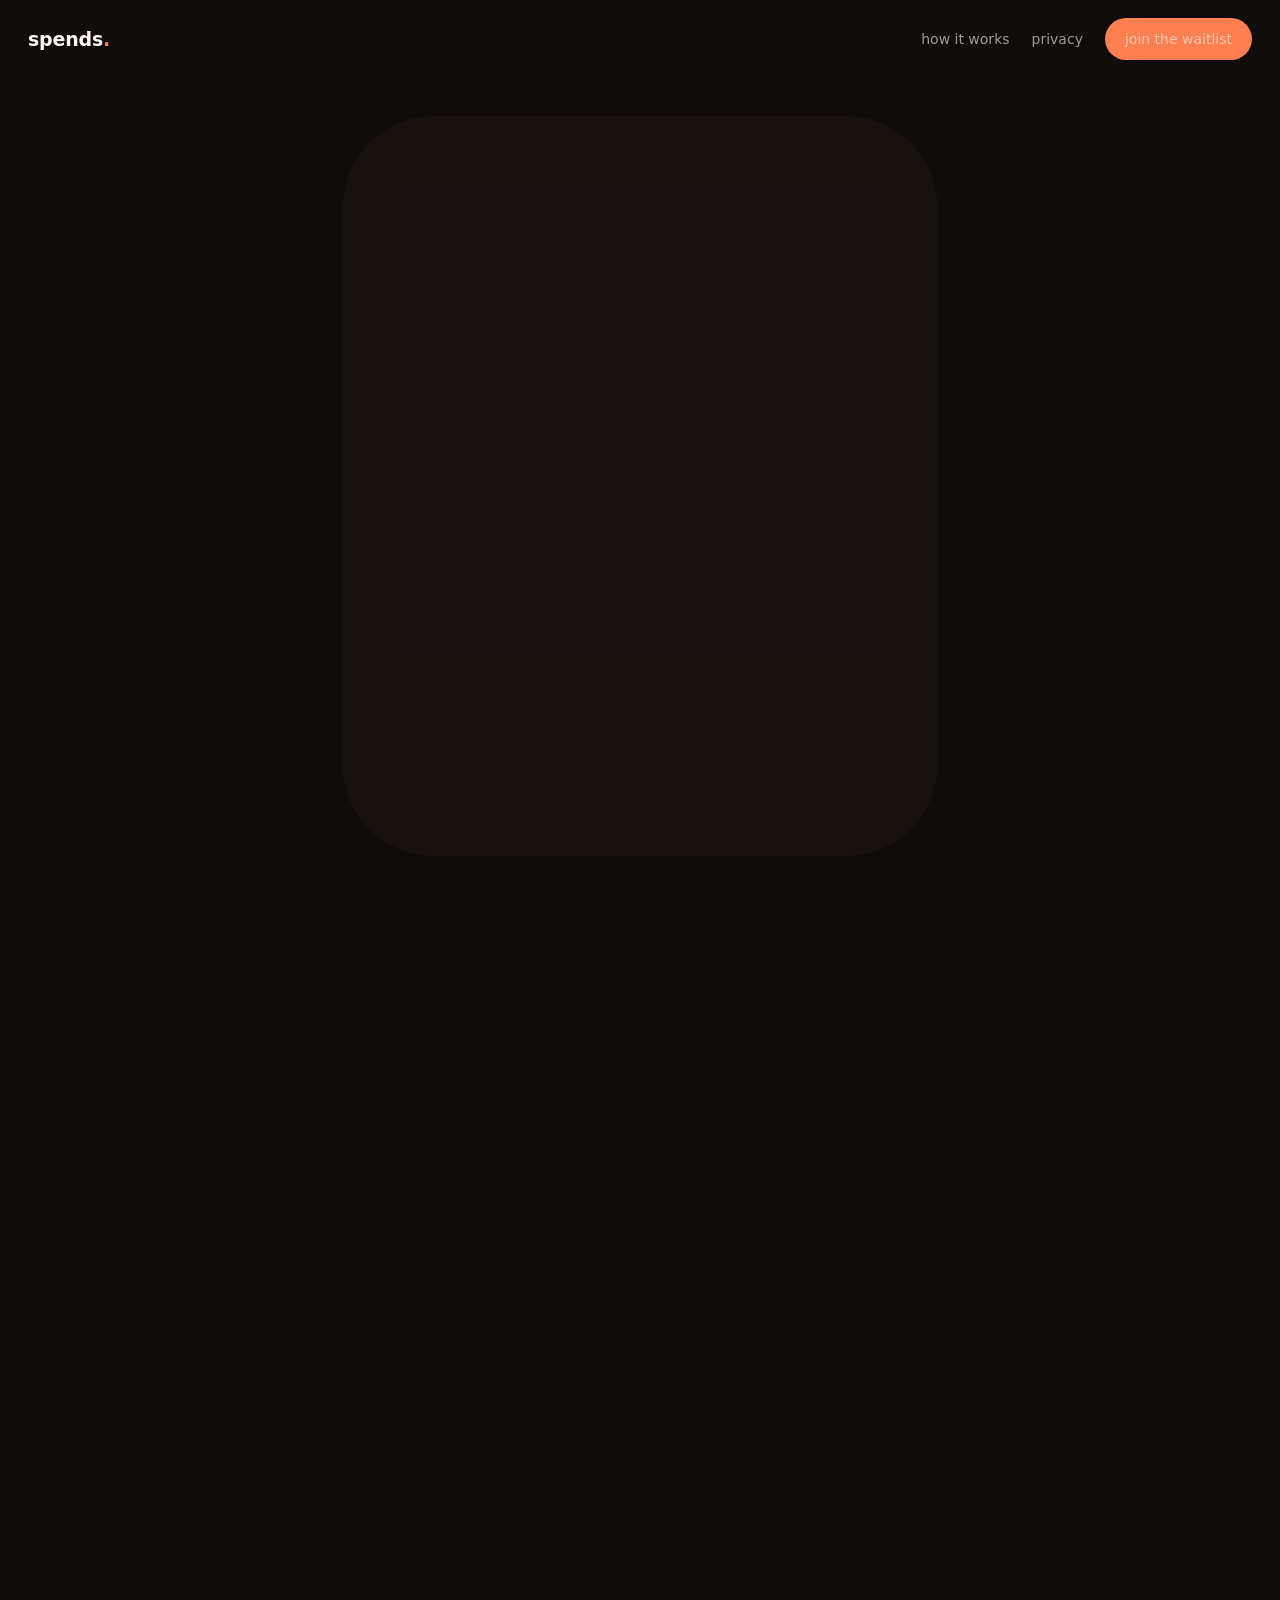
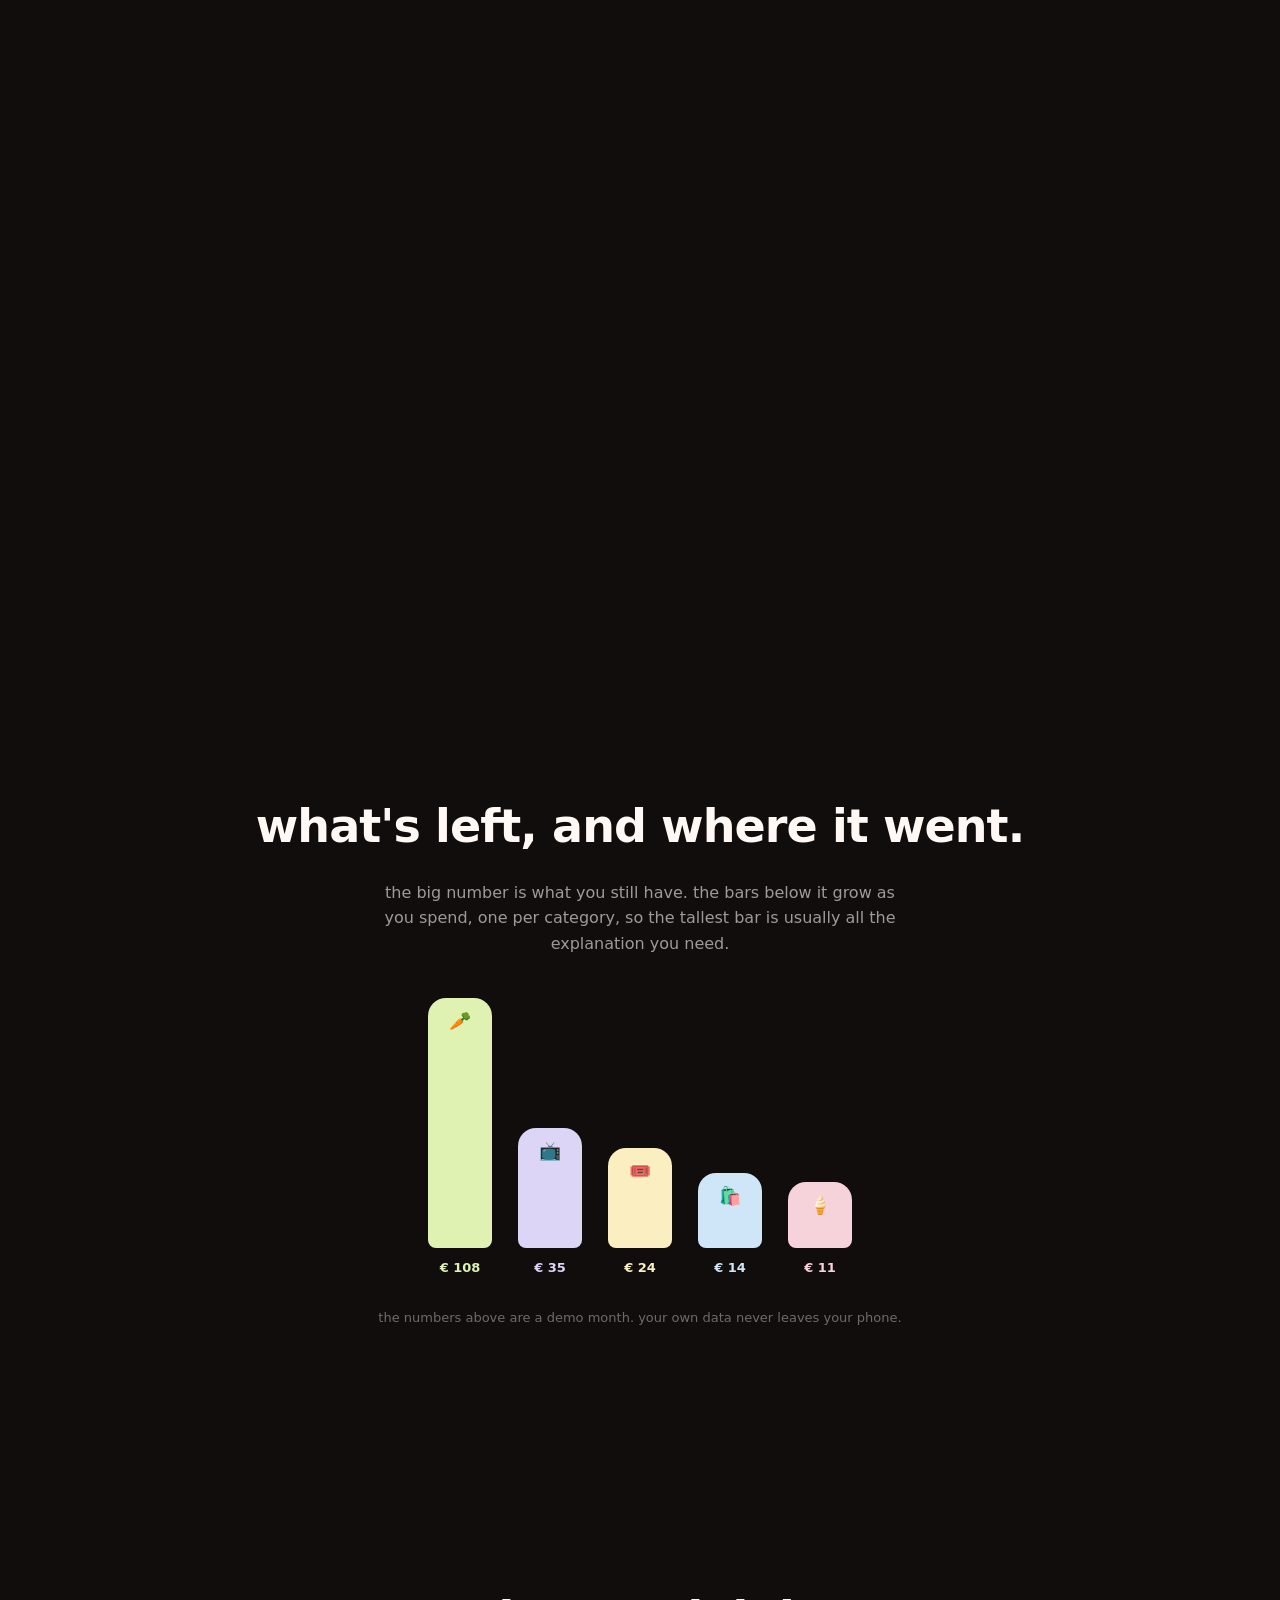
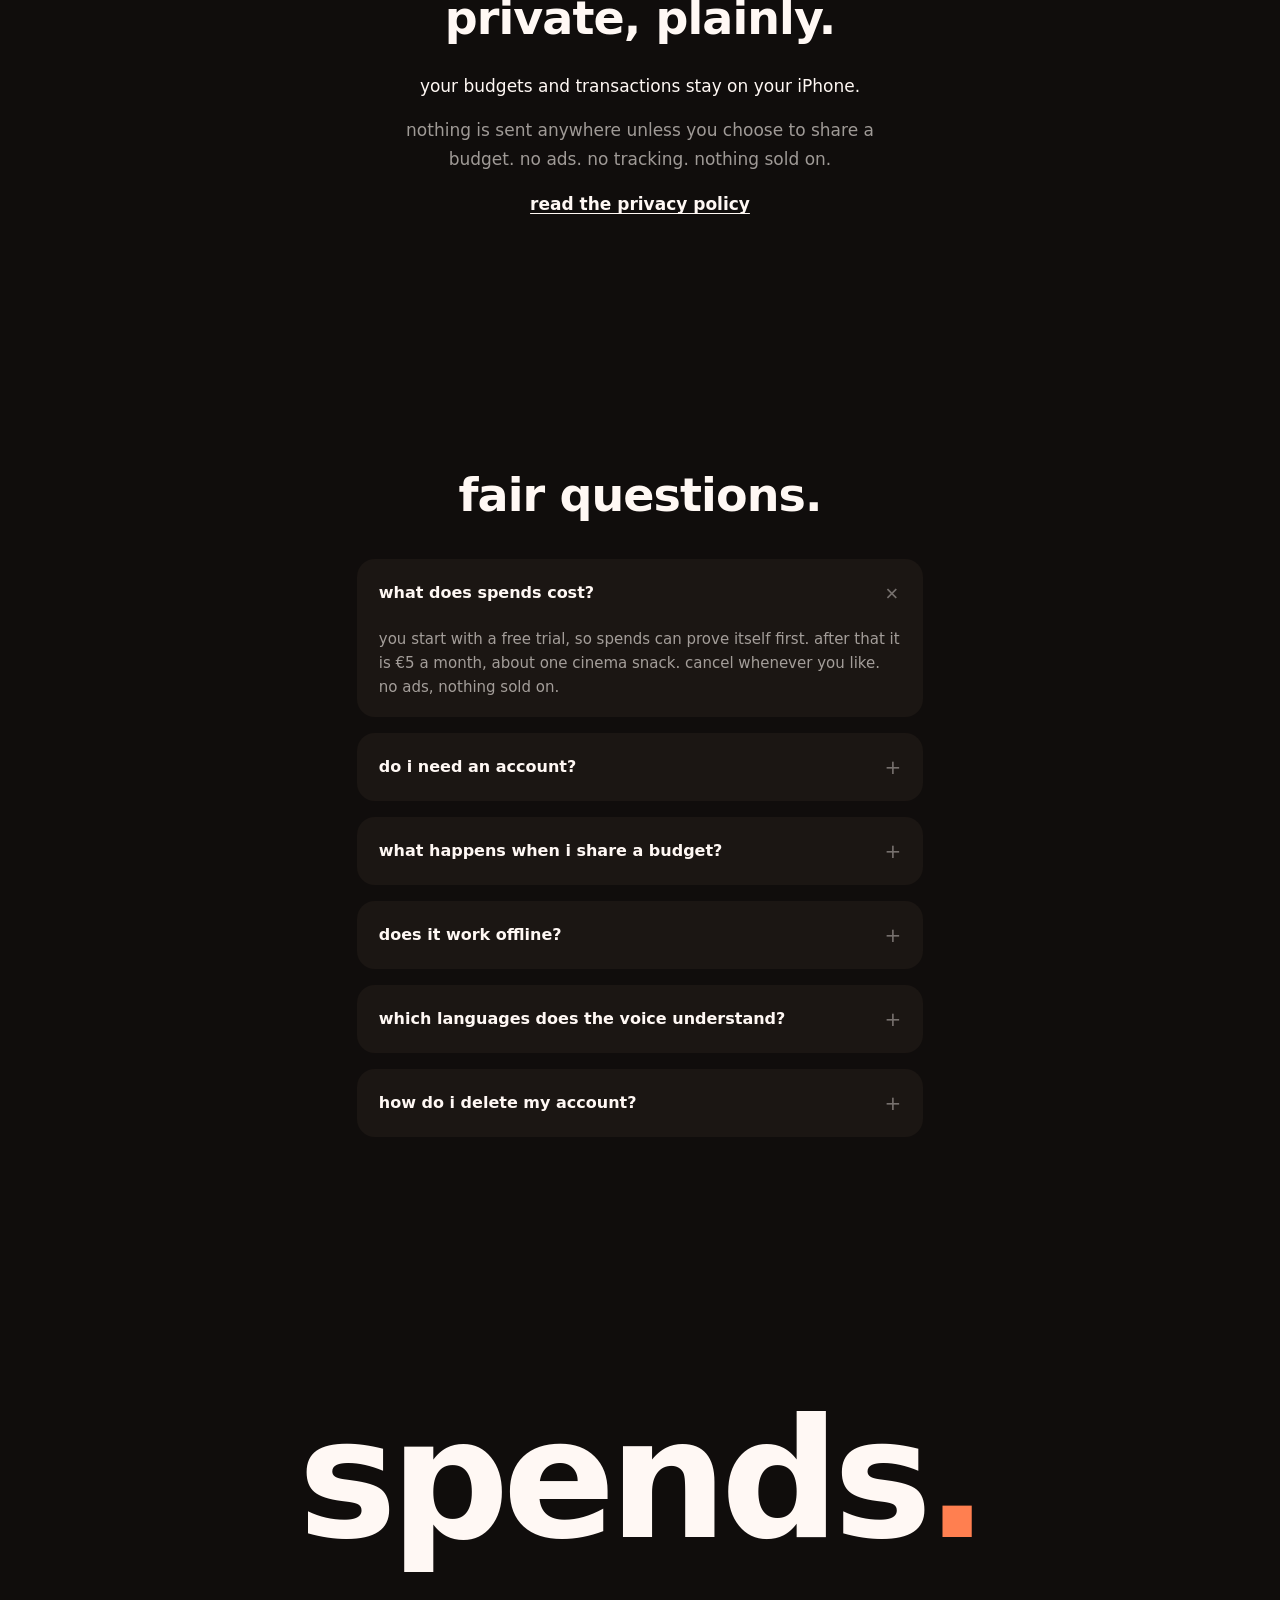
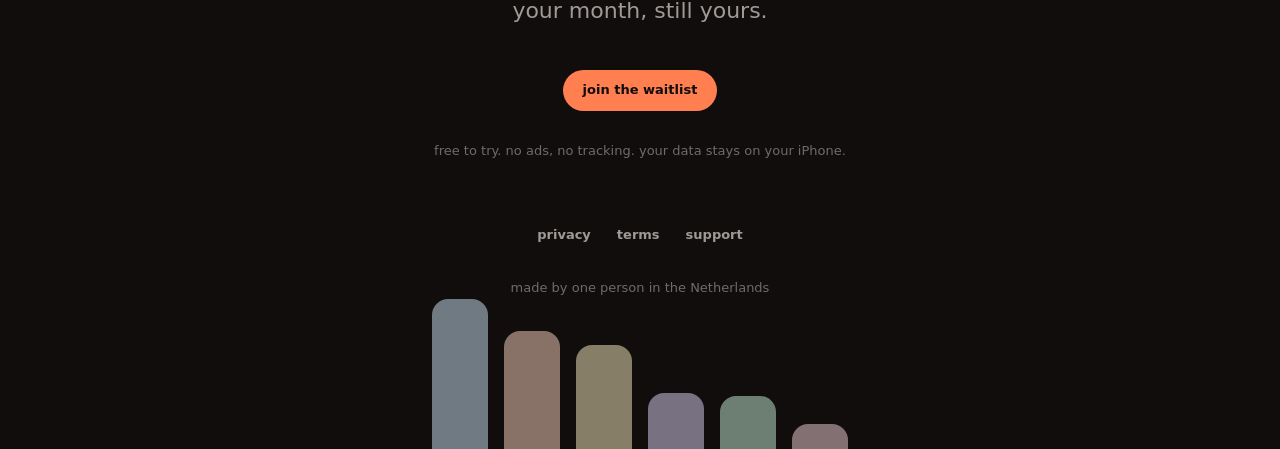
<file: index.html>
<!doctype html>
<html lang="en">
<head>
<meta charset="utf-8">
<meta name="viewport" content="width=device-width,initial-scale=1">
<title>Spends · money clarity, by just talking</title>
<meta name="description" content="Say what you spent. Spends writes it down, files it, and shows what is left this month. Free to try, then €5 a month.">
<link rel="canonical" href="https://spends.nl/">
<meta name="theme-color" content="#100D0C">
<meta property="og:title" content="Spends">
<meta property="og:description" content="Money clarity, by just talking. Say what you spent, Spends files it and shows what is left.">
<meta property="og:url" content="https://spends.nl/">
<meta property="og:image" content="https://spends.nl/img/app-dashboard.jpg">
<meta name="twitter:card" content="summary">
<link rel="icon" href="favicon.svg" type="image/svg+xml">
<link rel="preconnect" href="https://fonts.googleapis.com">
<link rel="preconnect" href="https://fonts.gstatic.com" crossorigin>
<link rel="stylesheet" href="https://fonts.googleapis.com/css2?family=Urbanist:wght@400;500;700;800&display=swap">
<link rel="preload" as="image" href="img/app-dashboard.jpg?v=2" fetchpriority="high">
<link rel="stylesheet" href="main.css?v=32">
</head>
<body>

<header class="top">
  <a class="wordmark" href="/">spends<b>.</b></a>
  <nav>
    <a class="navlink" href="#voice">how it works</a>
    <a class="navlink" href="#privacy">privacy</a>
    <a class="pill" href="mailto:hello@spends.nl?subject=Spends%20waitlist">join the waitlist</a>
  </nav>
</header>

<div class="scenes" id="scenes">
  <div class="stage" aria-hidden="false">
    <h1 class="sr">money clarity, by just talking.</h1>
    <div class="herowords" aria-hidden="true">
      <span class="hwrow r1"><span class="hl">money</span> <span class="hr">clarity,</span></span>
      <span class="hwrow r2"><span class="hl">by just</span> <span class="hr">talking<span class="dot">.</span></span></span>
    </div>
    <div class="pair">
    <div class="blob" aria-hidden="true"></div>
    <div class="phone">
      <span class="sb sb-action"></span><span class="sb sb-volup"></span><span class="sb sb-voldn"></span><span class="sb sb-power"></span>
      <div class="bezel">
        <div class="screens">
          <div class="di" aria-hidden="true"></div>
          <img class="s0 on" src="img/app-dashboard.jpg?v=2" width="920" height="2000" fetchpriority="high" decoding="async" alt="The Spends dashboard: what is left this month up top, and a bar per category below, growing as you spend.">
          <img class="s1" src="img/app-voice.jpg?v=2" width="920" height="2000" decoding="async" alt="The voice screen listening while you say a spend out loud.">
        </div>
      </div>
      <div class="mate" aria-hidden="true">
        <span class="name">student house</span>
        <div class="chips"><span>you</span><span>Marijke</span><span>Tom</span></div>
        <span class="pnum num"><b>€</b> 2.304,81</span>
        <span class="pbar" style="background:#C9EFD8;width:104px"></span>
        <span class="pbar" style="background:#DDD5F6;width:76px"></span>
        <span class="mcap">everyone sees the same numbers</span>
      </div>
      <div class="paytoast" aria-hidden="true">
        <div class="ptc back">
          <div class="row">
            <span class="cl" style="background:#CFE6F8"><svg width="18" height="18" viewBox="0 0 24 24" fill="none" stroke="#2E5A82" stroke-width="2" stroke-linecap="round"><path d="M6 9a6 6 0 0 1 0 6"></path><path d="M9.5 6.5a10 10 0 0 1 0 11"></path><path d="M13 4a14 14 0 0 1 0 16"></path></svg></span>
            <span class="who">ZARA<br><small>paid with your phone</small></span>
            <span class="amt num">−€ 14,00</span>
          </div>
          <div class="chip" style="background:#CFE6F8;color:#2E5A82">🛍️ Shopping</div>
        </div>
        <div class="ptc mid">
          <div class="row">
            <span class="cl" style="background:#FBEFC2"><svg width="18" height="18" viewBox="0 0 24 24" fill="none" stroke="#7A6324" stroke-width="2" stroke-linecap="round"><path d="M6 9a6 6 0 0 1 0 6"></path><path d="M9.5 6.5a10 10 0 0 1 0 11"></path><path d="M13 4a14 14 0 0 1 0 16"></path></svg></span>
            <span class="who">Cinema<br><small>paid with your phone</small></span>
            <span class="amt num">−€ 24,95</span>
          </div>
          <div class="chip" style="background:#FBEFC2;color:#7A6324">🎟️ Fun</div>
        </div>
        <div class="ptc front">
          <div class="row">
            <span class="cl"><svg width="18" height="18" viewBox="0 0 24 24" fill="none" stroke="#2E5A82" stroke-width="2" stroke-linecap="round"><path d="M6 9a6 6 0 0 1 0 6"></path><path d="M9.5 6.5a10 10 0 0 1 0 11"></path><path d="M13 4a14 14 0 0 1 0 16"></path></svg></span>
            <span class="who">Albert Heijn<br><small>paid with your phone</small></span>
            <span class="amt num">−€ 82,00</span>
          </div>
          <div class="chip">🥕 Groceries</div>
        </div>
      </div>
    </div>
    </div>

    <a class="heropill" href="mailto:hello@spends.nl?subject=Spends%20waitlist">join the waitlist<span class="plus" aria-hidden="true">+</span></a>
  </div>

  <section class="panel hero" data-scene="0" id="home">
    <div class="tag">
      <p>say what you spent. spends files it and shows what is left.</p>
    </div>
    <div class="coming">
      <div class="lines">
        <span class="l1">coming to the App Store</span>
        <span class="l2">join the waitlist today</span>
      </div>
      <a class="pill" href="mailto:hello@spends.nl?subject=Spends%20waitlist">join waitlist</a>
    </div>
  </section>

  <section class="panel" data-scene="1" id="voice" style="--dot:#C9EFD8">
    <div class="col">
      <span class="kicker">voice</span>
      <h2>just say it out loud.</h2>
      <p class="sub">the way you would tell a friend. "i just had a big mac at mcdonald’s for nine fifty."</p>
      <ul class="bullets">
        <li>hold the mic and say it plainly</li>
        <li>amount, place and category, heard in one go</li>
        <li>recognition normally happens on your device</li>
      </ul>
      <div class="mobshot"><img src="img/app-voice.jpg?v=2" alt="" loading="lazy"></div>
    </div>
  </section>

  <section class="panel" data-scene="2" id="applepay" style="--dot:#CFE6F8">
    <div class="col">
      <span class="kicker">paying with your phone</span>
      <h2>you tap. it's already written down.</h2>
      <p class="sub">spends notices a payment happened and files it under the right category. it reads the payment. it never touches the money.</p>
      <ul class="bullets">
        <li>no typing, no receipts, no end-of-day catch-up</li>
        <li>filed by itself, ready to correct if it guessed wrong</li>
        <li>set up once with a shortcut, in about two minutes</li>
      </ul>
      <div class="inlinecard paycard">
        <span class="cardcap">paid with your phone, filed by itself</span>
        <div class="prow">
          <span class="cl"><svg width="16" height="16" viewBox="0 0 24 24" fill="none" stroke="#2E5A82" stroke-width="2" stroke-linecap="round"><path d="M6 9a6 6 0 0 1 0 6"></path><path d="M9.5 6.5a10 10 0 0 1 0 11"></path><path d="M13 4a14 14 0 0 1 0 16"></path></svg></span>
          <span class="pwho">Albert Heijn<span class="chip">🥕 Groceries</span></span>
          <span class="amt num">−€ 82,00</span>
        </div>
        <div class="prow">
          <span class="cl" style="background:#FBEFC2"><svg width="16" height="16" viewBox="0 0 24 24" fill="none" stroke="#7A6324" stroke-width="2" stroke-linecap="round"><path d="M6 9a6 6 0 0 1 0 6"></path><path d="M9.5 6.5a10 10 0 0 1 0 11"></path><path d="M13 4a14 14 0 0 1 0 16"></path></svg></span>
          <span class="pwho">Cinema<span class="chip" style="background:#FBEFC2;color:#7A6324">🎟️ Fun</span></span>
          <span class="amt num">−€ 24,95</span>
        </div>
        <div class="prow">
          <span class="cl"><svg width="16" height="16" viewBox="0 0 24 24" fill="none" stroke="#2E5A82" stroke-width="2" stroke-linecap="round"><path d="M6 9a6 6 0 0 1 0 6"></path><path d="M9.5 6.5a10 10 0 0 1 0 11"></path><path d="M13 4a14 14 0 0 1 0 16"></path></svg></span>
          <span class="pwho">ZARA<span class="chip" style="background:#CFE6F8;color:#2E5A82">🛍️ Shopping</span></span>
          <span class="amt num">−€ 14,00</span>
        </div>
      </div>
    </div>
  </section>

  <section class="panel" data-scene="3" id="sharing" style="--dot:#DDD5F6">
    <div class="col">
      <span class="kicker">sharing</span>
      <h2>one budget, shared.</h2>
      <p class="sub">share a budget with your partner, or with the whole house. everyone sees the same numbers.</p>
      <ul class="bullets">
        <li>one of you logs the groceries, everyone sees it</li>
        <li>for couples, housemates and student houses alike</li>
        <li>no end-of-month reckoning</li>
      </ul>
      <div class="inlinecard sharecard2">
        <span class="name">student house</span>
        <div class="chips"><span>you</span><span>Marijke</span><span>Tom</span></div>
        <span class="pnum num"><b>€</b> 2.304,81</span>
        <span class="pbar" style="background:#C9EFD8;width:104px"></span>
        <span class="pbar" style="background:#DDD5F6;width:76px"></span>
        <span class="mcap">everyone sees the same numbers</span>
      </div>
    </div>
  </section>
</div>

<section class="flat" id="left">
  <h2>what's left, and where it went.</h2>
  <p class="sub">the big number is what you still have. the bars below it grow as you spend, one per category, so the tallest bar is usually all the explanation you need.</p>
  <div class="bars" role="img" aria-label="Five bars showing where this month's money went: groceries 108 euro, subscriptions 35, fun 24, shopping 14, sweets 11.">
    <div class="bar"><div class="fill" style="background:#DFF2B2;height:250px"><span>🥕</span></div><span class="amt num" style="color:#DFF2B2">€ 108</span></div>
    <div class="bar"><div class="fill" style="background:#DDD5F6;height:120px"><span>📺</span></div><span class="amt num" style="color:#DDD5F6">€ 35</span></div>
    <div class="bar"><div class="fill" style="background:#FBEFC2;height:100px"><span>🎟️</span></div><span class="amt num" style="color:#FBEFC2">€ 24</span></div>
    <div class="bar"><div class="fill" style="background:#CFE6F8;height:75px"><span>🛍️</span></div><span class="amt num" style="color:#CFE6F8">€ 14</span></div>
    <div class="bar"><div class="fill" style="background:#F6D2DA;height:66px"><span>🍦</span></div><span class="amt num" style="color:#F6D2DA">€ 11</span></div>
  </div>
  <p class="honest">the numbers above are a demo month. your own data never leaves your phone.</p>
</section>

<section class="flat privacy" id="privacy">
  <h2>private, plainly.</h2>
  <p>your budgets and transactions stay on your iPhone.</p>
  <p>nothing is sent anywhere unless you choose to share a budget. no ads. no tracking. nothing sold on.</p>
  <p><a href="privacy.html">read the privacy policy</a></p>
</section>

<section class="flat faq" id="faq">
  <h2>fair questions.</h2>
  <details open>
    <summary>what does spends cost?</summary>
    <div class="a">you start with a free trial, so spends can prove itself first. after that it is €5 a month, about one cinema snack. cancel whenever you like. no ads, nothing sold on.</div>
  </details>
  <details>
    <summary>do i need an account?</summary>
    <div class="a">no. spends works the moment you open it. only sharing a budget creates one, because sync needs somewhere to meet.</div>
  </details>
  <details>
    <summary>what happens when i share a budget?</summary>
    <div class="a">that budget is uploaded so you both see it. everything already in it comes along, not just new spends. the app tells you before it happens.</div>
  </details>
  <details>
    <summary>does it work offline?</summary>
    <div class="a">yes. everything lives on your iPhone. sharing needs a connection to sync, nothing else does.</div>
  </details>
  <details>
    <summary>which languages does the voice understand?</summary>
    <div class="a">english and dutch work best. recognition normally happens on your device.</div>
  </details>
  <details>
    <summary>how do i delete my account?</summary>
    <div class="a">settings, then delete account. it removes your data from the server. your budgets stay on your iPhone.</div>
  </details>
</section>

<footer class="flat outro" id="waitlist">
  <div class="bigword2">spends<span class="dot">.</span></div>
  <p class="tagline">your month, still yours.</p>
  <a class="pill" href="mailto:hello@spends.nl?subject=Spends%20waitlist">join the waitlist</a>
  <p class="honest">free to try. no ads, no tracking. your data stays on your iPhone.</p>
  <nav class="legal">
    <a href="privacy.html">privacy</a>
    <a href="terms.html">terms</a>
    <a href="support.html">support</a>
  </nav>
  <p class="made">made by one person in the Netherlands</p>
  <div class="skyline" aria-hidden="true">
    <div style="background:#CFE6F8;height:150px"></div>
    <div style="background:#FFD7C2;height:118px"></div>
    <div style="background:#FBEFC2;height:104px"></div>
    <div style="background:#DDD5F6;height:56px"></div>
    <div style="background:#C9EFD8;height:53px"></div>
    <div style="background:#F6D2DA;height:25px"></div>
  </div>
</footer>

<script>
(function(){
  var wideQ = matchMedia('(min-width: 900px)');
  var calm = matchMedia('(prefers-reduced-motion: reduce)').matches;
  // The two modes are different layouts, not two states of one. Crossing the width
  // where they swap rebuilds the page rather than leaving half of each behind.
  wideQ.addEventListener('change', function(){ location.reload(); });
  if (!wideQ.matches || calm) return;      // stacked mode: the page is already complete
  var html = document.documentElement;
  html.classList.add('cine');
  html.setAttribute('data-scene', '0');
  // The entrance belongs to an arriving visitor. A reload or a back-navigation part
  // way down the page must not replay it against a scene that is already elsewhere.
  // Armed straight away so the first frame is never the finished hero, then withdrawn
  // one frame later if the browser turns out to have restored a scroll position deep in
  // the page. At that point no animation has visibly progressed.
  html.classList.add('intro');
  requestAnimationFrame(function(){ if (scrollY >= 4) html.classList.remove('intro'); });

  var screens = { 0: '.s0', 1: '.s1', 2: '.s0', 3: '.s0' };
  var imgs = document.querySelectorAll('.phone img');
  function show(n){
    if (n !== 0) html.classList.remove('intro');
    if (html.getAttribute('data-scene') === String(n)) return;
    html.setAttribute('data-scene', String(n));
    imgs.forEach(function(im){ im.classList.remove('on'); });
    var im = document.querySelector('.phone ' + screens[n]);
    if (im) im.classList.add('on');
    setCycle(n === 2);
  }

  // Release the stage once the last panel has passed, so the footer scrolls
  // over a parked stage instead of a fixed one.
  var scenes = document.getElementById('scenes');
  function release(){
    var r = scenes.getBoundingClientRect();
    scenes.classList.toggle('done', r.bottom <= innerHeight);
  }
  addEventListener('scroll', function(){ requestAnimationFrame(release); }, { passive: true });
  addEventListener('resize', function(){ requestAnimationFrame(release); }, { passive: true });
  release();

  // The payment stack cycles while its scene is on stage, so every card gets
  // its turn in front. Cleared the moment the scene changes.
  var cycle = null;
  function setCycle(on){
    if (on && !cycle) {
      cycle = setInterval(function(){
        var f = document.querySelector('.ptc.front'),
            m = document.querySelector('.ptc.mid'),
            b = document.querySelector('.ptc.back');
        if (!f || !m || !b) return;
        f.classList.replace('front', 'back');
        m.classList.replace('mid', 'front');
        b.classList.replace('back', 'mid');
      }, 2600);
    } else if (!on && cycle) { clearInterval(cycle); cycle = null; }
  }

  // The scene belongs to whichever panel is crossing the middle of the screen. The
  // zero-height band at the midline means exactly one panel can ever qualify, so a
  // panel peeking in at the bottom cannot take the stage while you are still reading
  // the one above it.
  var panels = document.querySelectorAll('.panel');
  var io = new IntersectionObserver(function(entries){
    entries.forEach(function(e){
      if (e.isIntersecting) show(parseInt(e.target.getAttribute('data-scene'), 10));
    });
  }, { rootMargin: '-50% 0px -50% 0px', threshold: 0 });
  panels.forEach(function(p){ io.observe(p); });

  // The copy fades up on its own schedule, well before its panel owns the stage.
  var reveal = new IntersectionObserver(function(entries){
    entries.forEach(function(e){
      if (e.isIntersecting) { e.target.classList.add('seen'); reveal.unobserve(e.target); }
    });
  }, { threshold: 0.3 });
  panels.forEach(function(p){ reveal.observe(p); });

  // Preview hooks: ?scene=N freezes one scene without scrolling, ?flat hides the
  // scenes so the lower sections paint at the top. Harmless in production, and the
  // only way to inspect scroll states in an environment that cannot scroll.
  var q = location.search;
  var m = q.match(/scene=(\d)/);
  if (m) {
    var n = parseInt(m[1], 10);
    show(n);
    panels.forEach(function(p){
      if (parseInt(p.getAttribute('data-scene'), 10) === n) {
        p.classList.add('seen'); p.style.position = 'fixed'; p.style.inset = '0'; p.style.zIndex = '5';
      } else { p.style.display = 'none'; }
    });
    document.querySelectorAll('.flat').forEach(function(f){ f.style.display = 'none'; });
  }
  var f = q.match(/flat(?:=([a-z]+))?/);
  if (f) {
    document.getElementById('scenes').style.display = 'none';
    if (f[1]) {
      var hit = false;
      document.querySelectorAll('.flat').forEach(function(sec){
        if (sec.id === f[1]) hit = true;
        if (!hit) sec.style.display = 'none';
      });
    }
  }
})();
</script>
</body>
</html>
</file>
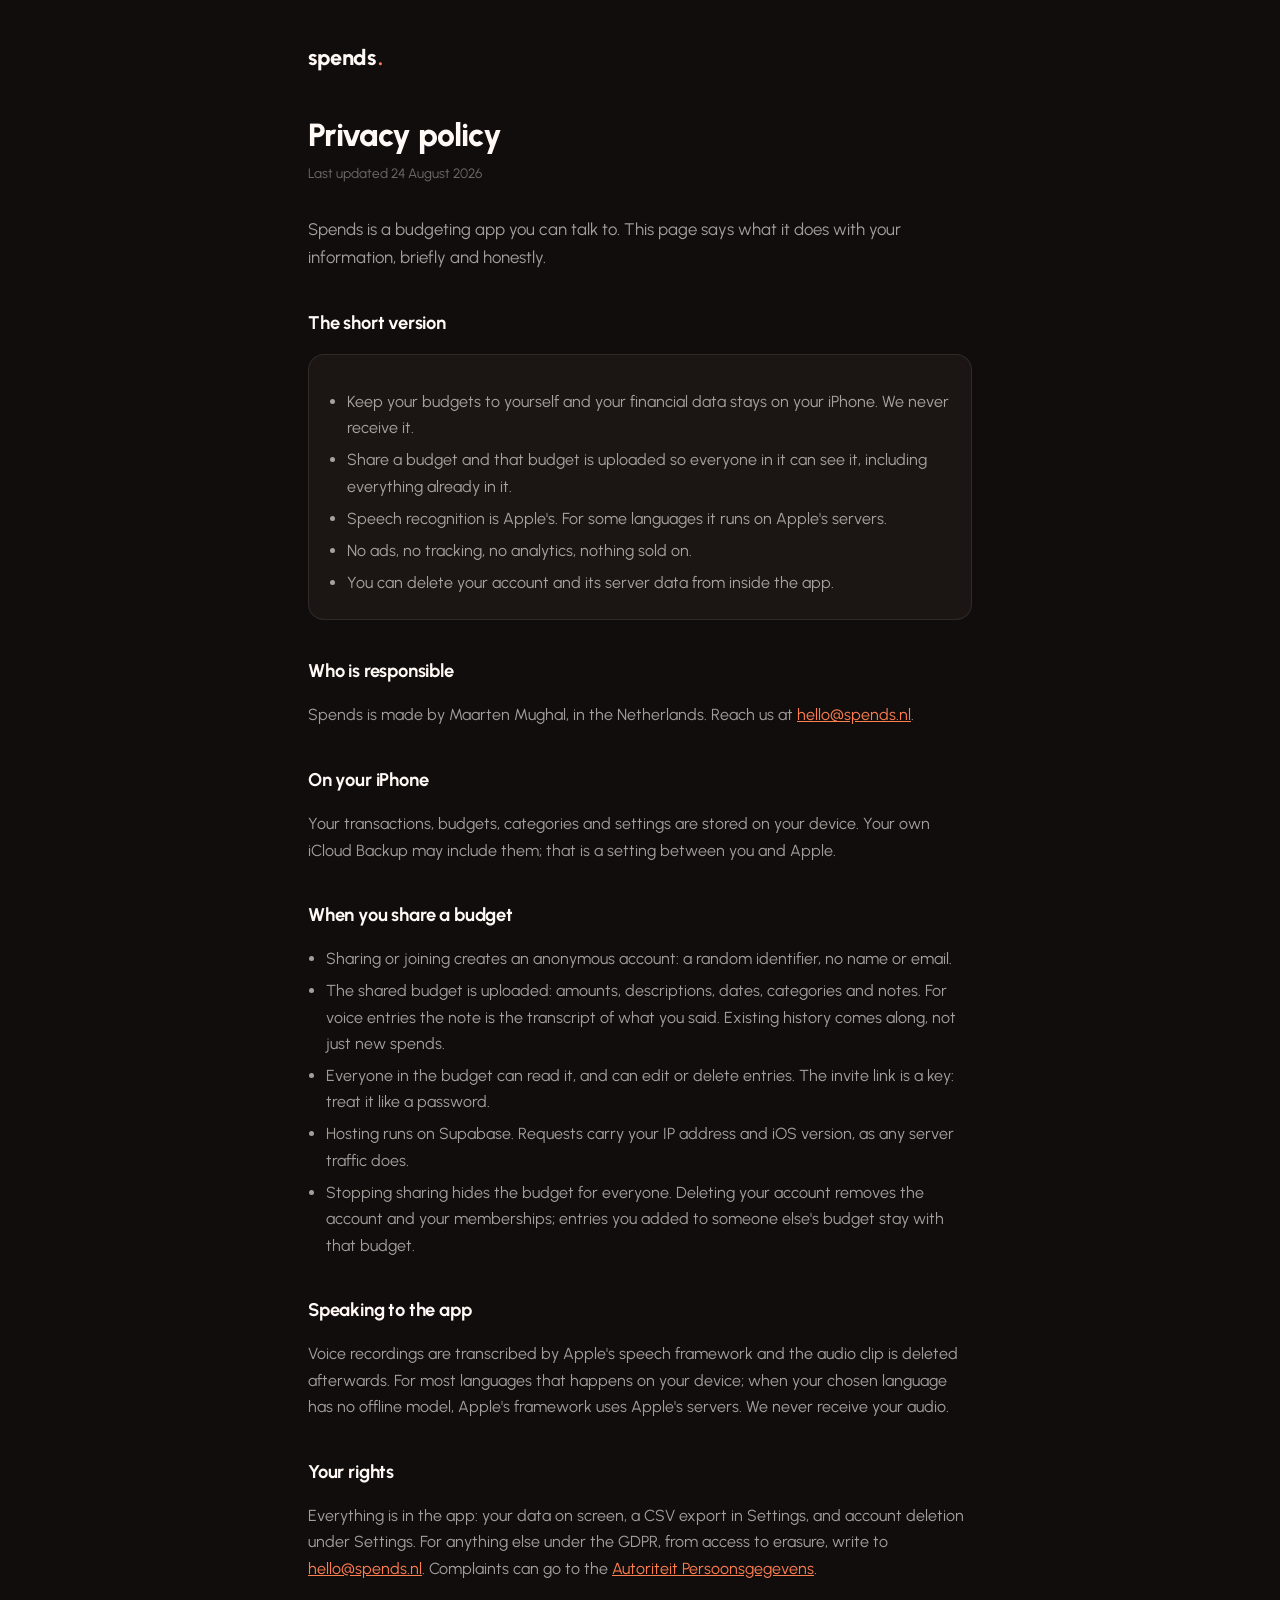
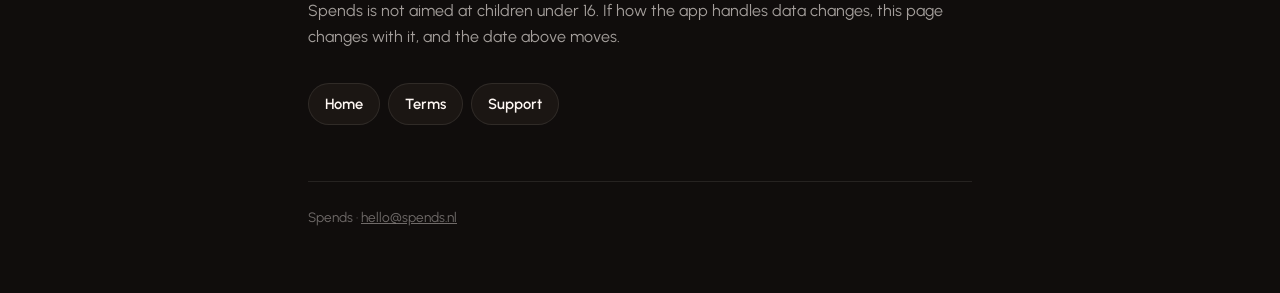
<file: privacy.html>
<!doctype html>
<html lang="en">
<head>
<meta charset="utf-8">
<meta name="viewport" content="width=device-width,initial-scale=1">
<title>Privacy policy · Spends</title>
<link rel="icon" href="favicon.svg" type="image/svg+xml">
<link rel="preconnect" href="https://fonts.googleapis.com">
<link rel="preconnect" href="https://fonts.gstatic.com" crossorigin>
<link rel="stylesheet" href="https://fonts.googleapis.com/css2?family=Urbanist:wght@400;500;700;800&display=swap">
<link rel="stylesheet" href="style.css?v=5">
</head>
<body>
<div class="wrap">
<header class="site"><a href="/"><span class="logo">spends</span><span class="dot">.</span></a></header>

<h1>Privacy policy</h1>
<p class="updated">Last updated 24 August 2026</p>

<p class="lead">Spends is a budgeting app you can talk to. This page says what it does with your
information, briefly and honestly.</p>

<h2>The short version</h2>
<div class="card">
<ul>
<li>Keep your budgets to yourself and your financial data stays on your iPhone. We never receive it.</li>
<li>Share a budget and that budget is uploaded so everyone in it can see it, including everything already in it.</li>
<li>Speech recognition is Apple's. For some languages it runs on Apple's servers.</li>
<li>No ads, no tracking, no analytics, nothing sold on.</li>
<li>You can delete your account and its server data from inside the app.</li>
</ul>
</div>

<h2>Who is responsible</h2>
<p>Spends is made by Maarten Mughal, in the Netherlands. Reach us at
<a href="mailto:hello@spends.nl">hello@spends.nl</a>.</p>

<h2>On your iPhone</h2>
<p>Your transactions, budgets, categories and settings are stored on your device. Your own iCloud Backup
may include them; that is a setting between you and Apple.</p>

<h2>When you share a budget</h2>
<ul>
<li>Sharing or joining creates an anonymous account: a random identifier, no name or email.</li>
<li>The shared budget is uploaded: amounts, descriptions, dates, categories and notes. For voice entries
    the note is the transcript of what you said. Existing history comes along, not just new spends.</li>
<li>Everyone in the budget can read it, and can edit or delete entries. The invite link is a key: treat it
    like a password.</li>
<li>Hosting runs on Supabase. Requests carry your IP address and iOS version, as any
    server traffic does.</li>
<li>Stopping sharing hides the budget for everyone. Deleting your account removes the account and your
    memberships; entries you added to someone else's budget stay with that budget.</li>
</ul>

<h2>Speaking to the app</h2>
<p>Voice recordings are transcribed by Apple's speech framework and the audio clip is deleted afterwards.
For most languages that happens on your device; when your chosen language has no offline model, Apple's
framework uses Apple's servers. We never receive your audio.</p>

<h2>Your rights</h2>
<p>Everything is in the app: your data on screen, a CSV export in Settings, and account deletion under
Settings. For anything else under the GDPR, from access to erasure, write to
<a href="mailto:hello@spends.nl">hello@spends.nl</a>. Complaints can go to the
<a href="https://autoriteitpersoonsgegevens.nl">Autoriteit Persoonsgegevens</a>.</p>

<p>Spends is not aimed at children under 16. If how the app handles data changes, this page changes with
it, and the date above moves.</p>

<div class="nav">
  <a href="/">Home</a><a href="terms.html">Terms</a><a href="support.html">Support</a>
</div>
<footer>Spends · <a href="mailto:hello@spends.nl">hello@spends.nl</a></footer>
</div>
</body>
</html>
</file>
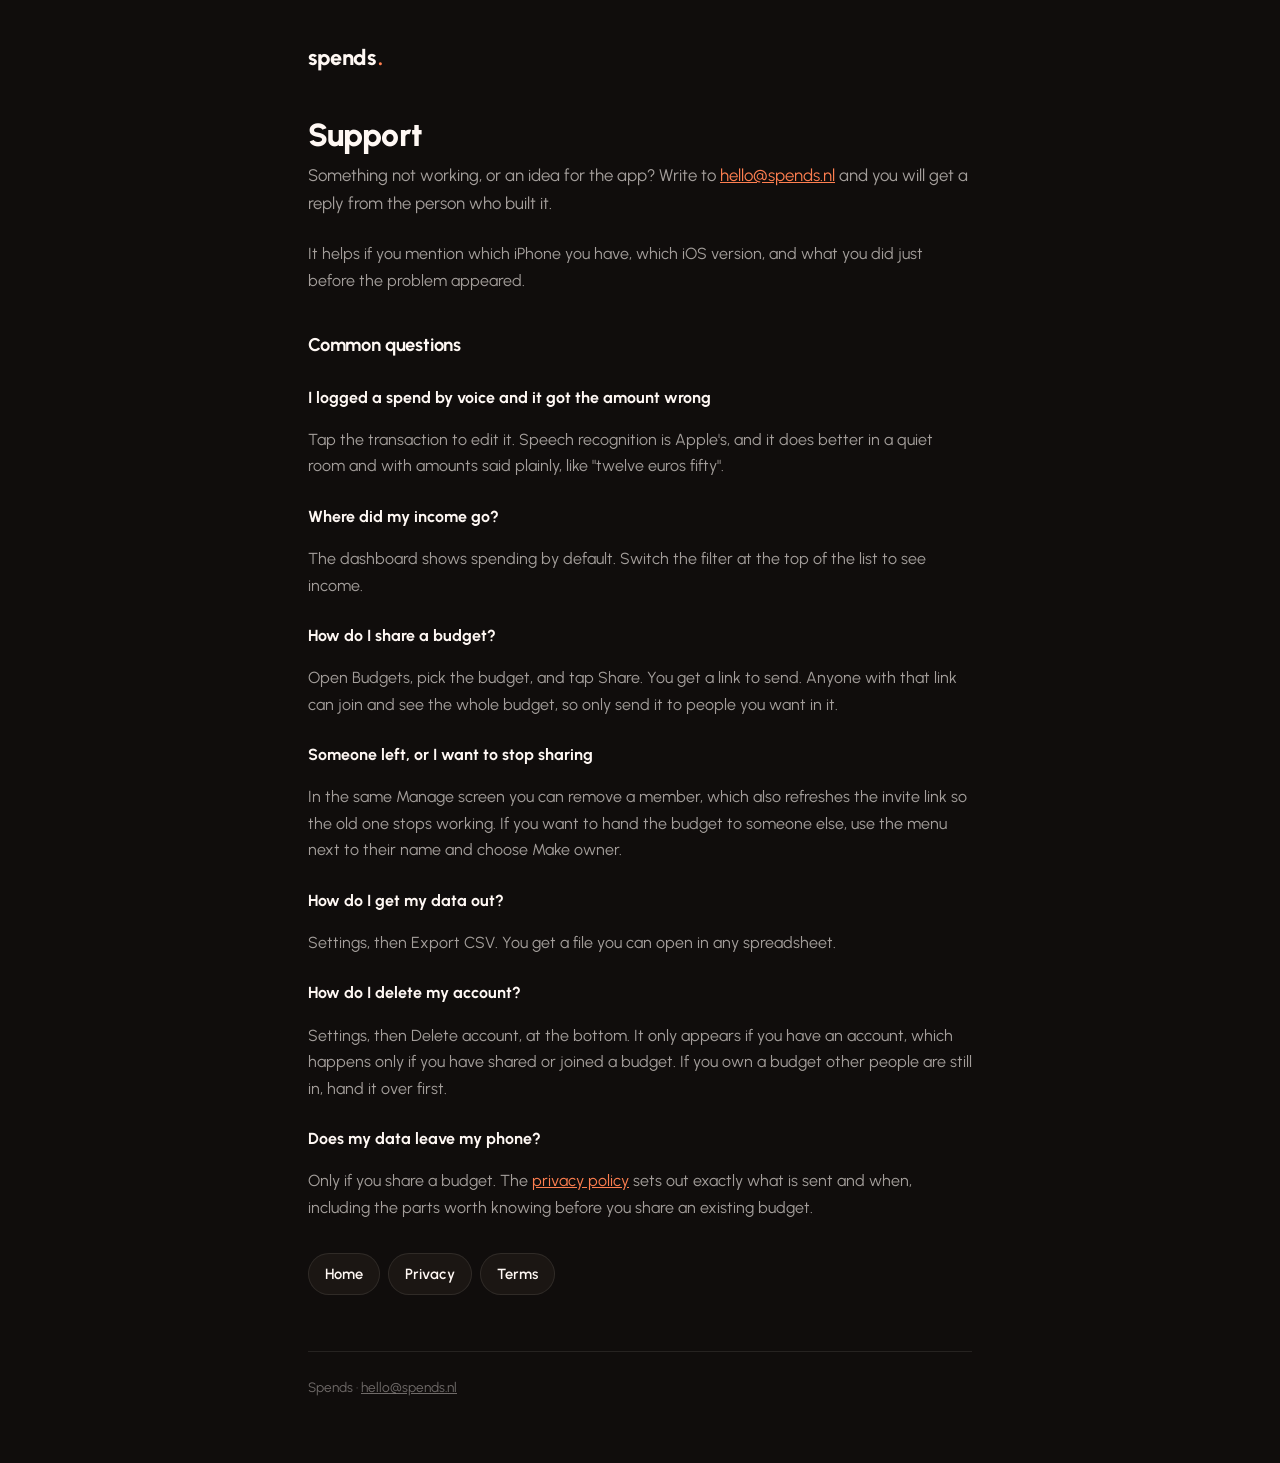
<file: support.html>
<!doctype html>
<html lang="en">
<head>
<meta charset="utf-8">
<meta name="viewport" content="width=device-width,initial-scale=1">
<title>Support · Spends</title>
<link rel="icon" href="favicon.svg" type="image/svg+xml">
<link rel="preconnect" href="https://fonts.googleapis.com">
<link rel="preconnect" href="https://fonts.gstatic.com" crossorigin>
<link rel="stylesheet" href="https://fonts.googleapis.com/css2?family=Urbanist:wght@400;500;700;800&display=swap">
<link rel="stylesheet" href="style.css?v=5">
</head>
<body>
<div class="wrap">
<header class="site"><a href="/"><span class="logo">spends</span><span class="dot">.</span></a></header>

<h1>Support</h1>
<p class="lead">Something not working, or an idea for the app? Write to
<a href="mailto:hello@spends.nl">hello@spends.nl</a> and you will get a reply from the person who built it.</p>

<p>It helps if you mention which iPhone you have, which iOS version, and what you did just before the problem
appeared.</p>

<h2>Common questions</h2>

<h3>I logged a spend by voice and it got the amount wrong</h3>
<p>Tap the transaction to edit it. Speech recognition is Apple's, and it does better in a quiet room and with
amounts said plainly, like "twelve euros fifty".</p>

<h3>Where did my income go?</h3>
<p>The dashboard shows spending by default. Switch the filter at the top of the list to see income.</p>

<h3>How do I share a budget?</h3>
<p>Open Budgets, pick the budget, and tap Share. You get a link to send. Anyone with that link can join and see the
whole budget, so only send it to people you want in it.</p>

<h3>Someone left, or I want to stop sharing</h3>
<p>In the same Manage screen you can remove a member, which also refreshes the invite link so the old one stops
working. If you want to hand the budget to someone else, use the menu next to their name and choose Make owner.</p>

<h3>How do I get my data out?</h3>
<p>Settings, then Export CSV. You get a file you can open in any spreadsheet.</p>

<h3>How do I delete my account?</h3>
<p>Settings, then Delete account, at the bottom. It only appears if you have an account, which happens only if you
have shared or joined a budget. If you own a budget other people are still in, hand it over first.</p>

<h3>Does my data leave my phone?</h3>
<p>Only if you share a budget. The <a href="privacy.html">privacy policy</a> sets out exactly what is sent and
when, including the parts worth knowing before you share an existing budget.</p>

<div class="nav">
  <a href="/">Home</a><a href="privacy.html">Privacy</a><a href="terms.html">Terms</a>
</div>
<footer>Spends · <a href="mailto:hello@spends.nl">hello@spends.nl</a></footer>
</div>
</body>
</html>
</file>
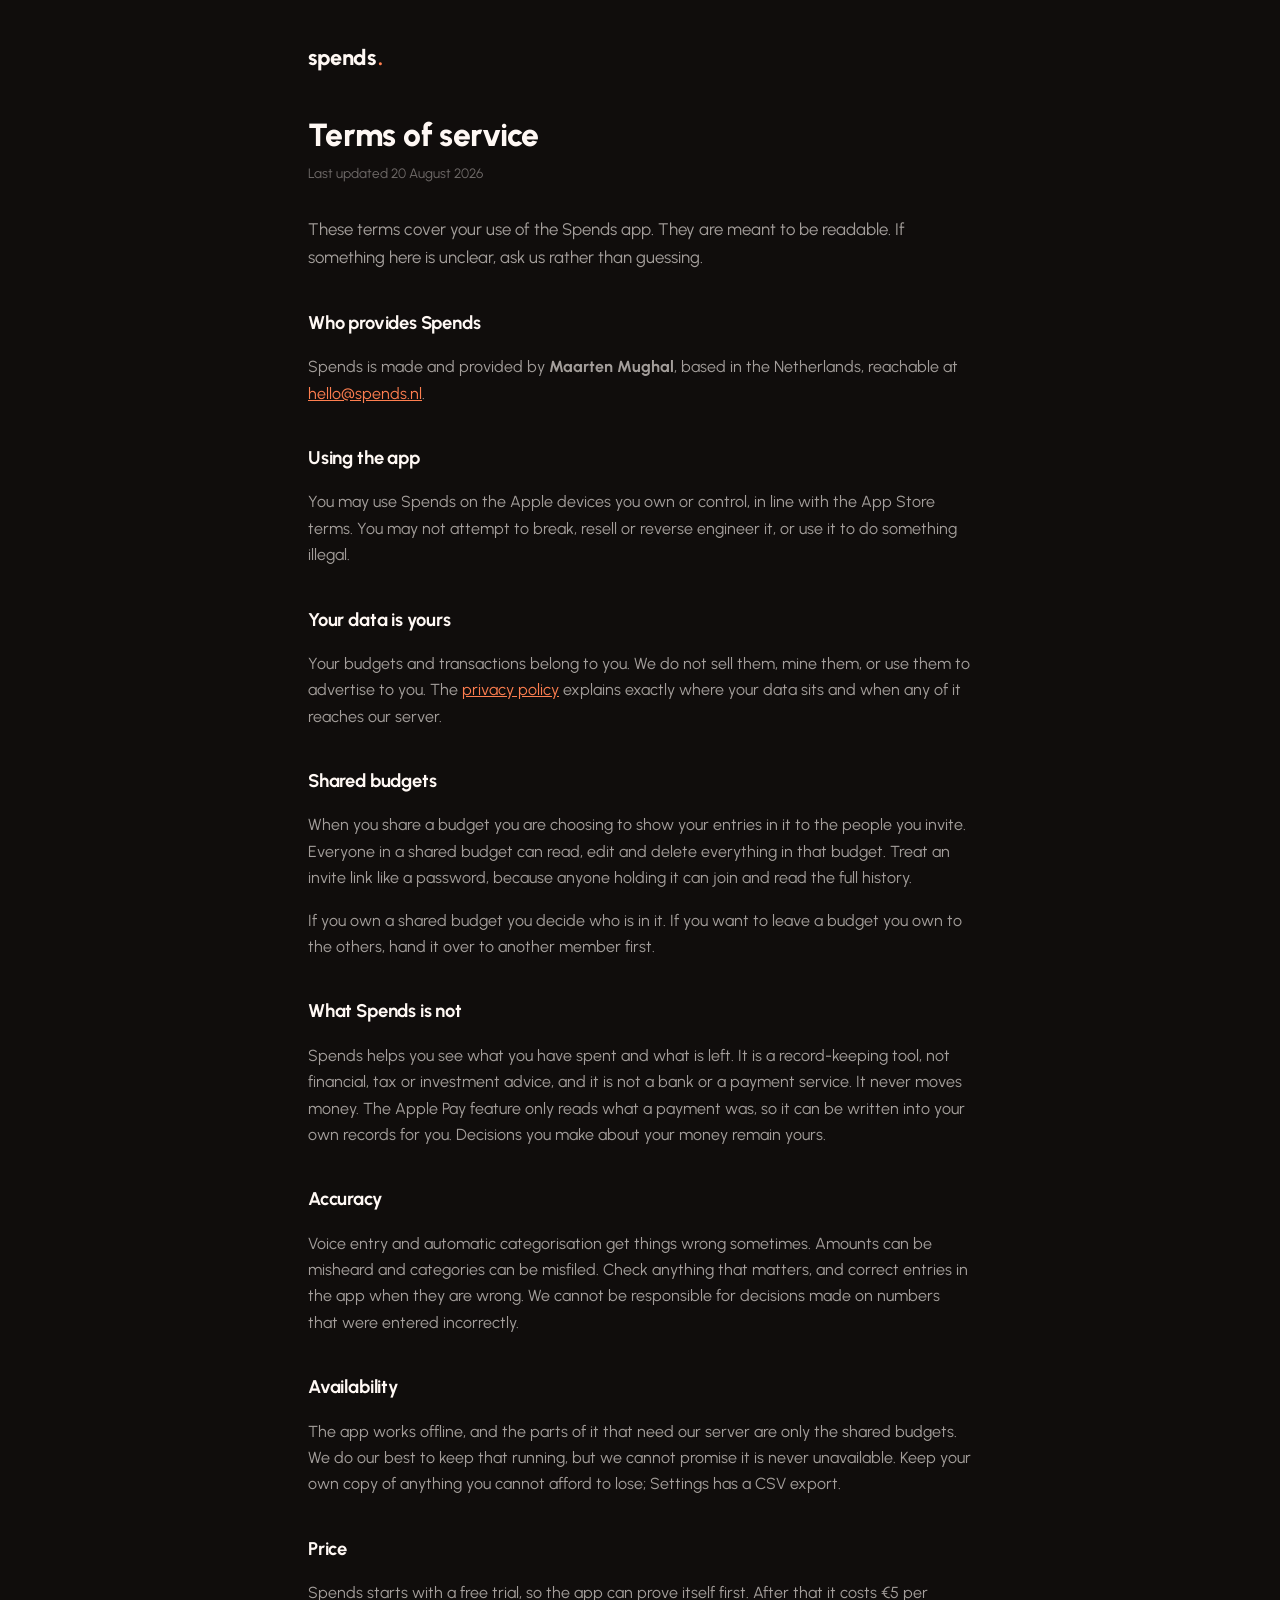
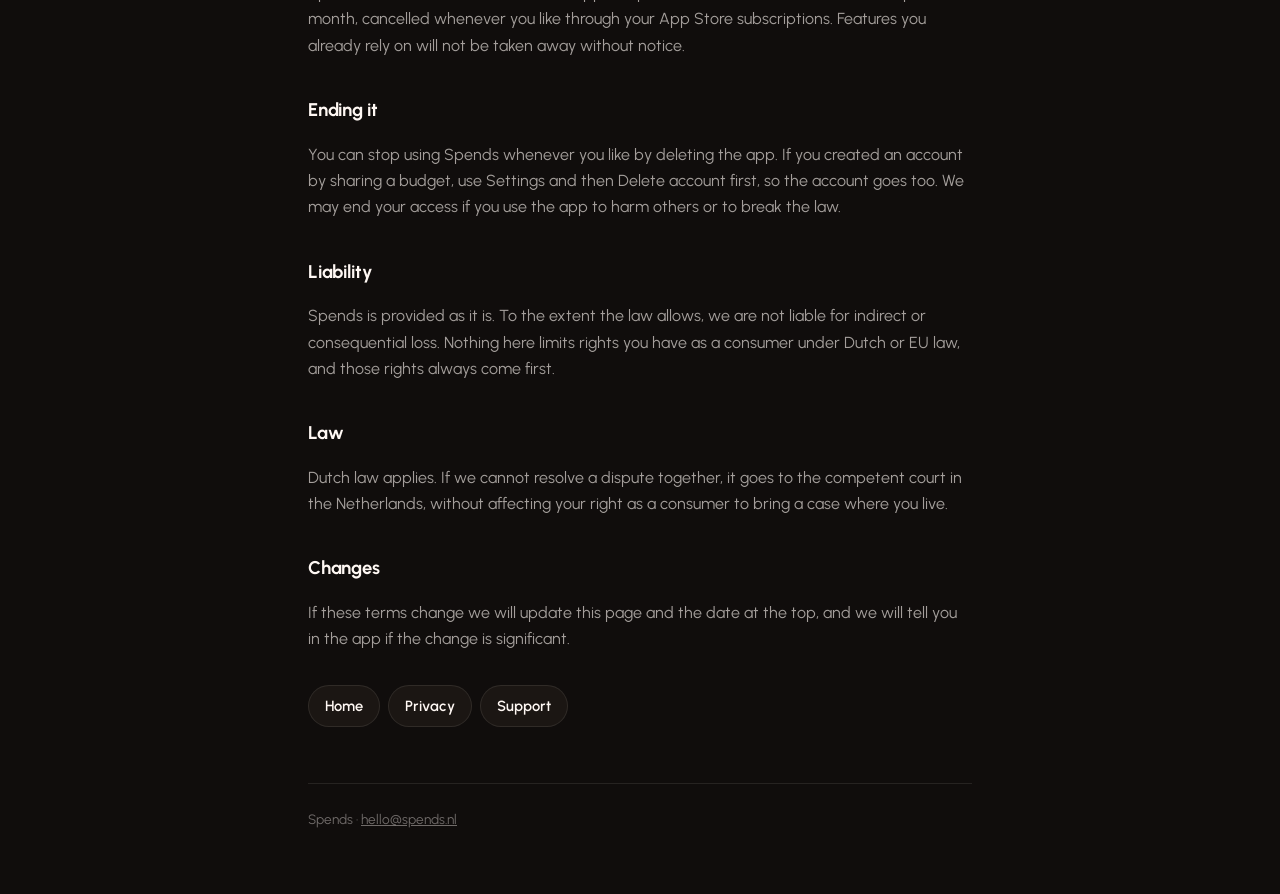
<file: terms.html>
<!doctype html>
<html lang="en">
<head>
<meta charset="utf-8">
<meta name="viewport" content="width=device-width,initial-scale=1">
<title>Terms of service · Spends</title>
<link rel="icon" href="favicon.svg" type="image/svg+xml">
<link rel="preconnect" href="https://fonts.googleapis.com">
<link rel="preconnect" href="https://fonts.gstatic.com" crossorigin>
<link rel="stylesheet" href="https://fonts.googleapis.com/css2?family=Urbanist:wght@400;500;700;800&display=swap">
<link rel="stylesheet" href="style.css?v=5">
</head>
<body>
<div class="wrap">
<header class="site"><a href="/"><span class="logo">spends</span><span class="dot">.</span></a></header>

<h1>Terms of service</h1>
<p class="updated">Last updated 20 August 2026</p>

<p class="lead">These terms cover your use of the Spends app. They are meant to be readable. If something here is
unclear, ask us rather than guessing.</p>



<h2>Who provides Spends</h2>
<p>Spends is made and provided by <strong>Maarten Mughal</strong>, based in the Netherlands, reachable at
<a href="mailto:hello@spends.nl">hello@spends.nl</a>.</p>

<h2>Using the app</h2>
<p>You may use Spends on the Apple devices you own or control, in line with the App Store terms. You may not
attempt to break, resell or reverse engineer it, or use it to do something illegal.</p>

<h2>Your data is yours</h2>
<p>Your budgets and transactions belong to you. We do not sell them, mine them, or use them to advertise to you.
The <a href="privacy.html">privacy policy</a> explains exactly where your data sits and when any of it reaches our
server.</p>

<h2>Shared budgets</h2>
<p>When you share a budget you are choosing to show your entries in it to the people you invite. Everyone in a
shared budget can read, edit and delete everything in that budget. Treat an invite link like a password, because
anyone holding it can join and read the full history.</p>
<p>If you own a shared budget you decide who is in it. If you want to leave a budget you own to the others, hand it
over to another member first.</p>

<h2>What Spends is not</h2>
<p>Spends helps you see what you have spent and what is left. It is a record-keeping tool, not financial, tax or
investment advice, and it is not a bank or a payment service. It never moves money. The Apple Pay feature only
reads what a payment was, so it can be written into your own records for you. Decisions you make about your money
remain yours.</p>

<h2>Accuracy</h2>
<p>Voice entry and automatic categorisation get things wrong sometimes. Amounts can be misheard and categories can
be misfiled. Check anything that matters, and correct entries in the app when they are wrong. We cannot be
responsible for decisions made on numbers that were entered incorrectly.</p>

<h2>Availability</h2>
<p>The app works offline, and the parts of it that need our server are only the shared budgets. We do our best to
keep that running, but we cannot promise it is never unavailable. Keep your own copy of anything you cannot afford
to lose; Settings has a CSV export.</p>

<h2>Price</h2>
<p>Spends starts with a free trial, so the app can prove itself first. After that it costs €5 per month,
cancelled whenever you like through your App Store subscriptions. Features you already rely on will not be
taken away without notice.</p>

<h2>Ending it</h2>
<p>You can stop using Spends whenever you like by deleting the app. If you created an account by sharing a budget,
use Settings and then Delete account first, so the account goes too. We may end your access if you use the app to
harm others or to break the law.</p>

<h2>Liability</h2>
<p>Spends is provided as it is. To the extent the law allows, we are not liable for indirect or consequential loss.
Nothing here limits rights you have as a consumer under Dutch or EU law, and those rights always come first.</p>

<h2>Law</h2>
<p>Dutch law applies. If we cannot resolve a dispute together, it goes to the competent court in the Netherlands,
without affecting your right as a consumer to bring a case where you live.</p>

<h2>Changes</h2>
<p>If these terms change we will update this page and the date at the top, and we will tell you in the app if the
change is significant.</p>

<div class="nav">
  <a href="/">Home</a><a href="privacy.html">Privacy</a><a href="support.html">Support</a>
</div>
<footer>Spends · <a href="mailto:hello@spends.nl">hello@spends.nl</a></footer>
</div>
</body>
</html>
</file>
<file: main.css>
/* spends.nl · night stage */

:root{
  --bg:#100D0C; --panel:#1B1613;
  --ink:#FFF8F4; --ink2:rgba(255,248,244,.6); --ink3:rgba(255,248,244,.4);
  --coral:#FF7F50;
  --peach:#FFD7C2; --mint:#C9EFD8; --lavender:#DDD5F6;
  --sky:#CFE6F8; --lemon:#FBEFC2; --rose:#F6D2DA;
  --ease:cubic-bezier(.32,.72,0,1);
}
*{box-sizing:border-box}
html{scroll-behavior:smooth}
body{margin:0;background:var(--bg);color:var(--ink);
  font:16px/1.6 'Urbanist',system-ui,sans-serif;-webkit-font-smoothing:antialiased;
  overflow-x:hidden}
a{color:var(--ink);text-decoration:none}
.num{font-variant-numeric:tabular-nums}

/* header */
.top{position:fixed;inset:0 0 auto 0;z-index:50;display:flex;align-items:center;
  justify-content:space-between;padding:18px 28px;
  background:linear-gradient(to bottom,rgba(16,13,12,.85),rgba(16,13,12,0))}
.wordmark{font-size:19px;font-weight:800;letter-spacing:-.01em}
.wordmark b,.dot{color:var(--coral);font-weight:800}
.top nav{display:flex;gap:22px;align-items:center}
.top nav a{font-size:14px;font-weight:500;color:var(--ink2);transition:color .22s var(--ease)}
.top nav a:hover{color:var(--ink)}
.pill{display:inline-flex;align-items:center;background:var(--coral);color:#100D0C;
  border-radius:999px;padding:10px 20px;font-size:13px;font-weight:700;
  transition:transform .22s var(--ease),box-shadow .22s var(--ease)}
.pill:hover{transform:translateY(-1px);box-shadow:0 10px 30px rgba(255,127,80,.35)}
.pill:focus-visible,a:focus-visible,summary:focus-visible{outline:2px solid var(--coral);outline-offset:3px}

/* the scenes wrapper + sticky stage */
.scenes{position:relative}
/* --pw drives everything on the stage: the phone, the blob that frames it, where
   the headline tucks and where the pill sits. Deriving it from the viewport height
   too means the phone always clears the header and the fold, at any window size. */
.stage{--pw:min(340px,66vw,calc((100vh - 120px) / 2.174));
  --ph:calc((var(--pw) - 24px) * 2.1739 + 24px);
  --bm:45px;--bmx:152px;--tuck:10px;
  position:relative;padding:110px 20px 40px;display:flex;flex-direction:column;
  align-items:center;gap:26px;min-height:70vh;justify-content:center}
/* the coral sits with the phone, not with the stage, so the two can never drift
   apart. --bmx is the wide horizontal margin Maarten asked for, --bm the tighter
   vertical one, which also sets the corner radius. */
.pair{display:contents}
.blob{position:absolute;left:50%;top:54%;
  width:min(calc(var(--pw) + var(--bmx) * 2),92vw);height:calc(var(--ph) + var(--bm) * 2);
  transform:translate(-50%,-50%);border-radius:calc(54px + var(--bm));
  background:var(--coral);opacity:.92;
  box-shadow:0 0 120px rgba(255,127,80,.3);
  transition:background-color .7s var(--ease),transform .7s var(--ease)}
/* the headline is scenery: split in two, running behind the phone */
.herowords{position:absolute;left:0;right:0;top:0;height:100%;pointer-events:none;z-index:2;
  transition:opacity .6s var(--ease)}
.hwrow{position:absolute;left:0;right:0;font-weight:700;letter-spacing:-.03em;
  line-height:1.05;font-size:clamp(30px,6.2vw,88px);color:#E3DCD6}
.hl,.hr{position:absolute;white-space:nowrap}
/* both halves tuck the same distance behind the frame, so the words sit
   symmetrically around the phone and neither side loses a whole letter */
.hl{right:calc(50% + var(--pw) / 2 - var(--tuck));text-align:right}
.hr{left:calc(50% + var(--pw) / 2 - var(--tuck));text-align:left}
.sr{position:absolute;width:1px;height:1px;overflow:hidden;clip-path:inset(50%);white-space:nowrap}
.phone{position:relative;width:var(--pw);border-radius:54px;
  background:linear-gradient(145deg,#5a5a5e,#2b2b2e 30%,#1d1d20 55%,#525256 92%);
  padding:3px;box-shadow:0 40px 100px rgba(0,0,0,.55);
  transition:transform .7s var(--ease),opacity .5s var(--ease)}
.phone .bezel{width:100%;border-radius:51px;background:#0A0807;padding:9px;box-sizing:border-box}
/* the screen carries the screenshots' own 920x2000 ratio and the body derives from
   it, so the whole dashboard is shown instead of cover shaving off both sides */
.phone .screens{position:relative;width:100%;aspect-ratio:920/2000;
  border-radius:42px;overflow:hidden;background:#FFF8F4}
.sb{position:absolute;background:linear-gradient(90deg,#3c3c3f,#57575b);border-radius:3px;width:3.5px}
.sb-action{left:-3px;top:17%;height:20px}
.sb-volup{left:-3px;top:25%;height:36px}
.sb-voldn{left:-3px;top:32.5%;height:36px}
.sb-power{right:-3px;left:auto;top:27%;height:62px;background:linear-gradient(270deg,#3c3c3f,#57575b)}
.phone img{position:absolute;inset:0;width:100%;height:100%;object-fit:cover;object-position:top;
  opacity:0;transition:opacity .55s var(--ease)}
/* Drawn Dynamic Island: his real dashboard screenshot lacks one, the voice shot has
   one. One overlay at the same spot covers both, so every screen carries it. */
.di{position:absolute;top:1.7%;left:50%;transform:translateX(-50%);
  width:30.87%;aspect-ratio:71/20;background:#000;border-radius:999px;z-index:4}
.phone img.on{opacity:1}

/* scene panels */
.panel{position:relative;z-index:5;min-height:100vh;display:flex;align-items:center;padding:110px 6vw 60px}
.panel .col{max-width:430px;display:flex;flex-direction:column;gap:16px}
.kicker{font-size:12px;font-weight:700;letter-spacing:.12em;color:var(--ink3);text-transform:uppercase}
.panel h2{margin:0;font-size:clamp(34px,4.4vw,54px);font-weight:700;letter-spacing:-.02em;line-height:1.08}
.panel .sub{font-size:16px;font-weight:500;color:var(--ink2);line-height:1.6;margin:0}
.bullets{list-style:none;margin:6px 0 0;padding:0;display:flex;flex-direction:column;gap:12px}
.bullets li{display:flex;gap:11px;align-items:baseline;font-size:15px;font-weight:500;color:rgba(255,248,244,.78)}
.bullets li::before{content:"";width:6px;height:6px;border-radius:999px;background:var(--dot,var(--coral));flex:none;transform:translateY(-2px)}
.mobshot{display:none}

/* hero panel */
.hero{justify-content:space-between;align-items:flex-end;gap:24px;flex-wrap:wrap}
.hero .tag p{margin:8px 0 0;font-size:14px;font-weight:500;color:var(--ink2);max-width:34ch}
.coming{display:flex;align-items:center;gap:14px;background:rgba(255,248,244,.06);
  border-radius:16px;padding:14px 18px}
.coming .lines{display:flex;flex-direction:column;gap:2px}
.coming .l1{font-size:13px;font-weight:700}
.coming .l2{font-size:12px;font-weight:500;color:var(--ink3)}
.coming .pill{background:var(--ink);color:#100D0C;white-space:nowrap}

/* flat sections after the scenes */
.flat{position:relative;z-index:5;padding:120px 6vw;display:flex;flex-direction:column;
  align-items:center;text-align:center;gap:16px;background:var(--bg)}
.flat h2{margin:0;font-size:clamp(30px,3.6vw,46px);font-weight:700;letter-spacing:-.02em}
.flat .sub{max-width:52ch;color:var(--ink2);font-weight:500;margin:0}
.bars{display:flex;align-items:flex-end;gap:clamp(10px,2.4vw,26px);margin-top:26px}
.bars .bar{display:flex;flex-direction:column;align-items:center;gap:10px}
.bars .fill{width:clamp(38px,5.4vw,64px);border-radius:18px 18px 8px 8px;display:flex;
  justify-content:center;padding-top:9px}
.bars .fill span{font-size:clamp(13px,1.4vw,19px)}
.bars .amt{font-size:13px;font-weight:700;white-space:nowrap}
.honest{font-size:13px;color:var(--ink3);font-weight:500}

/* privacy */
.privacy p{margin:0;font-size:17px;font-weight:500;max-width:46ch;line-height:1.7}
.privacy p+p{color:var(--ink2)}
.privacy a{font-weight:700;text-decoration:underline;text-underline-offset:3px}

/* faq */
.faq{align-items:stretch;max-width:720px;margin:0 auto;text-align:left;width:100%}
.faq h2{text-align:center;margin-bottom:10px}
.faq details{background:var(--panel);border-radius:18px;padding:0;overflow:hidden}
.faq summary{list-style:none;cursor:pointer;display:flex;justify-content:space-between;
  align-items:center;gap:16px;padding:18px 22px;font-size:16px;font-weight:700}
.faq summary::-webkit-details-marker{display:none}
.faq summary::after{content:"+";content:"+" / "";font-size:20px;font-weight:500;color:var(--ink3);transition:transform .28s var(--ease)}
.faq details[open] summary::after{transform:rotate(45deg)}
.faq .a{padding:0 22px 18px;font-size:15px;font-weight:500;color:var(--ink2);line-height:1.6}

/* footer */
.outro{padding:140px 6vw 0;position:relative;overflow:hidden}
.outro .bigword2{font-weight:800;letter-spacing:-.04em;line-height:1;font-size:clamp(56px,13vw,190px);white-space:nowrap}
.outro .tagline{font-size:clamp(16px,2vw,22px);font-weight:500;color:var(--ink2);margin:14px 0 26px}
.outro .honest{margin-top:14px}
.legal{display:flex;gap:26px;justify-content:center;margin:34px 0 0;flex-wrap:wrap}
.legal a{font-size:13px;font-weight:700;color:var(--ink2)}
.legal a:hover{color:var(--ink)}
.made{font-size:13px;color:var(--ink3);font-weight:500;margin:16px 0 0;padding-bottom:150px}
.skyline{position:absolute;left:0;right:0;bottom:0;display:flex;justify-content:center;
  align-items:flex-end;gap:clamp(8px,2vw,16px);opacity:.5;pointer-events:none}
.skyline div{width:clamp(34px,9vw,56px);border-radius:16px 16px 0 0}

/* One phone plays every role. In the hero it stands full size and centred; scrolling
   into the scenes it glides right and shrinks, one continuous move, no crossfade. */

/* the waitlist pill floats over the lower half of the phone */
.heropill{display:flex;align-items:center;gap:12px;padding:9px 9px 9px 22px;border-radius:999px;
  background:rgba(16,13,12,.66);border:1px solid rgba(255,127,80,.45);
  backdrop-filter:blur(12px);-webkit-backdrop-filter:blur(12px);
  font-size:14px;font-weight:700;width:fit-content;
  transition:opacity .5s var(--ease),transform .5s var(--ease),box-shadow .22s var(--ease)}
.heropill .plus{width:30px;height:30px;border-radius:999px;background:var(--coral);color:#100D0C;
  display:grid;place-items:center;font-size:17px;font-weight:800}
.heropill:hover{box-shadow:0 12px 34px rgba(255,127,80,.3)}
.cine .heropill{position:absolute;left:50%;top:calc(54% + var(--ph) / 2 - 96px);
  transform:translateX(-50%);z-index:4}
.cine .heropill:hover{transform:translateX(-50%) translateY(-2px)}
.cine:not([data-scene="0"]) .heropill{opacity:0;pointer-events:none;visibility:hidden;
  transform:translateX(-50%) translateY(12px);
  transition:opacity .5s var(--ease),transform .5s var(--ease),visibility 0s .5s}
html:not(.cine) .heropill{position:relative;z-index:3;margin:-58px auto 0}

/* stage props: the pay toast and the housemate card */
.paytoast{position:absolute;right:76%;top:24%;width:258px;height:130px;
  opacity:0;pointer-events:none;transform:translateY(12px);
  transition:opacity .5s var(--ease) .25s,transform .5s var(--ease) .25s}
.cine[data-scene="2"] .paytoast{opacity:1;transform:translateY(0)}
.ptc{position:absolute;left:0;right:0;top:0;background:#FFF8F4;color:#1C1C1E;
  border-radius:22px;box-shadow:0 24px 60px rgba(0,0,0,.5);padding:14px 16px;
  display:flex;flex-direction:column;gap:10px;
  transition:transform .55s var(--ease)}
.ptc .chip{opacity:0;transform:translateY(4px);
  transition:opacity .45s var(--ease),transform .45s var(--ease)}
.ptc.front{transform:translateY(0) scale(1);z-index:3}
.ptc.front .chip{opacity:1;transform:none}
.ptc.mid{transform:translateY(-38px) scale(.97);z-index:2}
.ptc.back{transform:translateY(-74px) scale(.94);z-index:1}
.paytoast .row,.ptc .row{display:flex;align-items:center;gap:11px}
.paytoast .cl,.ptc .cl,.inlinecard .cl{width:36px;height:36px;flex:none;border-radius:999px;background:#CFE6F8;
  display:flex;align-items:center;justify-content:center}
.paytoast .who,.ptc .who{font-size:14px;font-weight:700;line-height:1.25}
.paytoast .who small,.ptc .who small{font-size:11px;font-weight:500;color:rgba(60,60,67,.55)}
.paytoast .amt,.ptc .amt,.inlinecard .amt{margin-left:auto;font-size:14px;font-weight:700}
.paytoast .chip,.ptc .chip,.inlinecard .chip{background:#C9EFD8;color:#2E6B4A;border-radius:999px;
  padding:6px 12px;font-size:12px;font-weight:700;width:fit-content}
.mate{position:absolute;right:76%;top:46%;transform:translateY(12px) rotate(-2deg);
  opacity:0;pointer-events:none;background:#FFF8F4;color:#1C1C1E;border-radius:22px;
  padding:16px 18px;width:190px;box-shadow:0 24px 60px rgba(0,0,0,.5);
  display:flex;flex-direction:column;gap:8px;
  transition:opacity .5s var(--ease) .25s,transform .5s var(--ease) .25s}
.mate .name{font-size:12px;font-weight:700;color:rgba(60,60,67,.55)}
.mate .pnum{font-size:22px;font-weight:800}
.mate .pnum b{color:var(--coral);font-weight:800}
.mate .pbar{height:9px;border-radius:999px;display:block}
.mate .mcap,.sharecard2 .mcap{font-size:11px;font-weight:500;color:rgba(60,60,67,.55);margin-top:2px}
.mate .chips,.sharecard2 .chips{display:flex;gap:6px;flex-wrap:wrap}
.mate .chips span,.sharecard2 .chips span{background:#DDD5F6;color:#4A3F8A;border-radius:999px;
  padding:3px 10px;font-size:11px;font-weight:700}
.sharecard2 .name{font-size:12px;font-weight:700;color:rgba(60,60,67,.55)}
.sharecard2 .pnum{font-size:22px;font-weight:800}
.sharecard2 .pnum b{color:var(--coral);font-weight:800}
.sharecard2 .pbar{height:9px;border-radius:999px;display:block}
.cine[data-scene="3"] .mate{opacity:1;transform:translateY(0) rotate(-2deg)}

/* stacked-mode payment card: one row per transaction, each with its own category */
.paycard{gap:14px}
.paycard .cardcap{font-size:11px;font-weight:800;letter-spacing:.08em;text-transform:uppercase;
  color:rgba(60,60,67,.5)}
.paycard .prow{display:flex;align-items:center;gap:11px}
.paycard .prow+.prow{border-top:1px solid rgba(60,60,67,.09);padding-top:13px}
.paycard .pwho{display:flex;flex-direction:column;align-items:flex-start;gap:5px;
  font-size:14px;font-weight:700;line-height:1.2}
.paycard .pwho .chip{display:inline-block;background:#C9EFD8;color:#2E6B4A;border-radius:999px;
  padding:3px 10px;font-size:11px;font-weight:700}
.paycard .amt{margin-left:auto;font-size:14px;font-weight:700;white-space:nowrap}

/* the same cards, inline, for stacked mode */
.inlinecard{display:none;background:#FFF8F4;color:#1C1C1E;border-radius:22px;
  padding:16px 18px;margin-top:22px;box-shadow:0 24px 60px rgba(0,0,0,.5);
  flex-direction:column;gap:10px;width:fit-content;min-width:250px}
html:not(.cine) .inlinecard{display:flex}

/* narrow desktop: keep the props off the text */
@media (max-width:1180px){
  .cine .panel .col{max-width:330px}
  .cine .paytoast{display:none}
  .cine .mate{display:none}
}

/* entrance, once, on load: the stage assembles */
/* Each keyframe states only where it comes FROM. The implicit end is the element's
   own resting style, so an animation can never hand over to a different value and
   pop. Scoped to .intro, which JS sets only when the page really opens at the top. */
@keyframes bloom{from{opacity:0;transform:translate(-50%,-50%) scale(.92)}}
.cine.intro .blob{animation:bloom .9s var(--ease) backwards}
@keyframes phonein{from{opacity:0;transform:translate(-50%,-44%)}}
.cine.intro .phone{animation:phonein 1s .2s var(--ease) backwards}
@keyframes hwl{from{opacity:0;transform:translateX(-34px)}}
@keyframes hwr{from{opacity:0;transform:translateX(34px)}}
.cine.intro .hl{animation:hwl .9s .3s var(--ease) backwards}
.cine.intro .hr{animation:hwr .9s .3s var(--ease) backwards}
@keyframes heroin{from{opacity:0;transform:translateX(-50%) translateY(16px)}}
.cine.intro .heropill{animation:heroin .8s .65s var(--ease) backwards}

/* ---------- cinema mode (wide screens, motion allowed) ---------- */
.cine .scenes{height:auto;position:relative}
.cine .stage{position:fixed;inset:0;height:100vh;min-height:0;padding:0;z-index:1}
.cine .scenes.done .stage{position:absolute;top:auto;bottom:0}
.cine{--shift:min(19.5vw,340px)}
.cine .blob{position:absolute}
.cine .hwrow.r1{top:calc(54% - 1.05em)}
.cine .hwrow.r2{top:54%}
.cine .phone{position:absolute;left:50%;top:54%;transform:translate(-50%,-50%);z-index:3}
/* the panels are a scroll track laid over the stage, never a lid on it */
.cine .panel{pointer-events:none}
.cine .panel .col{pointer-events:auto}
.cine .panel.hero{min-height:100vh;align-items:flex-end;padding-bottom:44px}
.cine .panel:not(.hero){min-height:110vh}
.cine .flat{position:relative;z-index:5}
/* scene states */
.cine:not([data-scene="0"]) .blob,.cine:not([data-scene="0"]) .phone{
  transform:translate(calc(-50% + var(--shift)),-50%) scale(.84)}
.cine[data-scene="1"] .blob{background-color:var(--mint)}
.cine[data-scene="2"] .blob{background-color:var(--sky)}
.cine[data-scene="3"] .blob{background-color:var(--lavender)}
.cine:not([data-scene="0"]) .herowords{opacity:0}
/* the copy holds its place while its panel owns the stage, instead of drifting up
   into the header as the panel scrolls past */
.cine .panel .col{position:sticky;top:34vh;
  opacity:0;transform:translateY(34px);transition:opacity .55s var(--ease),transform .55s var(--ease)}
.cine .panel.seen .col{opacity:1;transform:none}
/* in cinema the stage words and pill carry the hero, so the panel copy stays out */
.cine .panel.hero .tag,.cine .panel.hero .coming{display:none}

/* ---------- stacked mode (mobile, reduced motion, no JS) ---------- */
html:not(.cine) .top{padding:10px 16px;background:rgba(16,13,12,.82);
  backdrop-filter:blur(14px);-webkit-backdrop-filter:blur(14px)}
html:not(.cine) .top .pill{padding:8px 15px;font-size:12px}
html:not(.cine) .stage{--pw:min(272px,64vw);--bm:34px;--bmx:34px;
  padding:96px 20px calc(var(--bm) + 26px);min-height:0}
/* stacked: the pair becomes the blob's frame of reference, so the coral hugs the
   phone instead of reaching up into the headline */
html:not(.cine) .pair{display:block;position:relative;z-index:1}
html:not(.cine) .blob{position:absolute;z-index:0;top:50%}
/* stacked: no room to run behind the phone, so the headline stands above it */
html:not(.cine) .herowords{position:static;height:auto;opacity:1;z-index:2;display:flex;
  flex-direction:column;align-items:center;text-align:center;gap:0;margin-bottom:22px}
html:not(.cine) .hwrow{position:static;font-size:clamp(30px,9.6vw,44px);line-height:1.15}
html:not(.cine) .hl,html:not(.cine) .hr{position:static}
html:not(.cine) .phone{position:relative;z-index:2}
html:not(.cine) .phone img.s0{opacity:1}
html:not(.cine) .panel{min-height:0;padding:76px 7vw 0}
html:not(.cine) .panel .col{margin:0 auto}
html:not(.cine) .panel.hero{padding:26px 7vw 0;flex-direction:column;align-items:center;
  text-align:center;gap:22px}
html:not(.cine) .panel.hero .tag p{margin-left:auto;margin-right:auto}
html:not(.cine) .coming{width:100%;max-width:340px;justify-content:space-between}
html:not(.cine) .mobshot{position:relative;display:block;width:min(238px,64vw);
  margin:28px auto 0;border-radius:34px;padding:3px;
  background:linear-gradient(145deg,#5a5a5e,#2b2b2e 30%,#1d1d20 55%,#525256 92%);
  box-shadow:0 24px 60px rgba(0,0,0,.5)}
html:not(.cine) .mobshot img{display:block;width:100%;border-radius:31px;
  border:7px solid #0A0807;box-sizing:border-box}
html:not(.cine) .mobshot::after{content:"";position:absolute;top:2.2%;left:50%;
  transform:translateX(-50%);width:28.5%;aspect-ratio:71/20;background:#000;border-radius:999px}
html:not(.cine) .inlinecard{margin-left:auto;margin-right:auto;width:100%;max-width:340px}
html:not(.cine) .inlinecard.sharecard2{max-width:340px}
html:not(.cine) .flat{padding:88px 7vw}
html:not(.cine) .outro{padding-bottom:0}

@media (max-width:900px){
  .top nav a.navlink{display:none}
  .outro .bigword2{white-space:nowrap}
}
@media (prefers-reduced-motion:reduce){
  html{scroll-behavior:auto}
  *,*::before,*::after{transition-duration:.01ms !important;animation:none !important}
}
</file>
<file: style.css>
/* Legal pages, night theme to match the main site. */
:root{
  --bg:#100D0C; --card:#1B1613; --ink:#FFF8F4;
  --ink2:rgba(255,248,244,.62); --ink3:rgba(255,248,244,.4);
  --accent:#FF7F50; --accentSoft:#33211A; --line:rgba(255,248,244,.09); --maxw:44rem;
}
*{box-sizing:border-box}
body{margin:0;background:var(--bg);color:var(--ink);
  font:16px/1.65 'Urbanist',system-ui,sans-serif;-webkit-font-smoothing:antialiased}
.wrap{max-width:var(--maxw);margin:0 auto;padding:2.5rem 1.25rem 4rem}
header.site{display:flex;align-items:center;gap:.5rem;margin-bottom:2.5rem}
header.site a{display:flex;align-items:center;gap:.15rem;text-decoration:none;color:var(--ink)}
.logo{font-weight:800;font-size:1.35rem;letter-spacing:-.02em}
.dot{color:var(--accent);font-weight:800;font-size:1.35rem}
h1{font-size:2rem;line-height:1.2;letter-spacing:-.02em;margin:0 0 .5rem;font-weight:800}
h2{font-size:1.15rem;letter-spacing:-.01em;margin:2.25rem 0 .6rem;font-weight:700}
h3{font-size:1rem;margin:1.5rem 0 .4rem;color:var(--ink);font-weight:700}
p,li{color:var(--ink2)}
.lead{font-size:1.05rem;color:var(--ink2);margin:0 0 1.5rem}
.updated{color:var(--ink3);font-size:.85rem;margin:0 0 2rem}
a{color:var(--accent)}
.card{background:var(--card);border:1px solid var(--line);border-radius:1rem;padding:1.1rem 1.25rem;margin:1rem 0}
.card p:last-child,.card ul:last-child{margin-bottom:0}
.card p:first-child{margin-top:0}
ul{padding-left:1.15rem}
li{margin:.35rem 0}
table{width:100%;border-collapse:collapse;margin:1rem 0;font-size:.93rem;display:block;overflow-x:auto}
th,td{text-align:left;padding:.6rem .7rem;border-bottom:1px solid var(--line);vertical-align:top}
th{color:var(--ink);font-weight:700;white-space:nowrap}
td{color:var(--ink2)}
.pill{display:inline-block;background:var(--accentSoft);color:var(--accent);
  border-radius:999px;padding:.15rem .6rem;font-size:.78rem;font-weight:700;white-space:nowrap}
.nav{display:flex;flex-wrap:wrap;gap:.5rem;margin:2rem 0 0}
.nav a{display:block;background:var(--card);border:1px solid var(--line);border-radius:999px;
  padding:.5rem 1rem;text-decoration:none;color:var(--ink);font-weight:600;font-size:.92rem}
footer{margin-top:3.5rem;padding-top:1.5rem;border-top:1px solid var(--line);color:var(--ink3);font-size:.85rem}
footer a{color:var(--ink3)}
</file>
